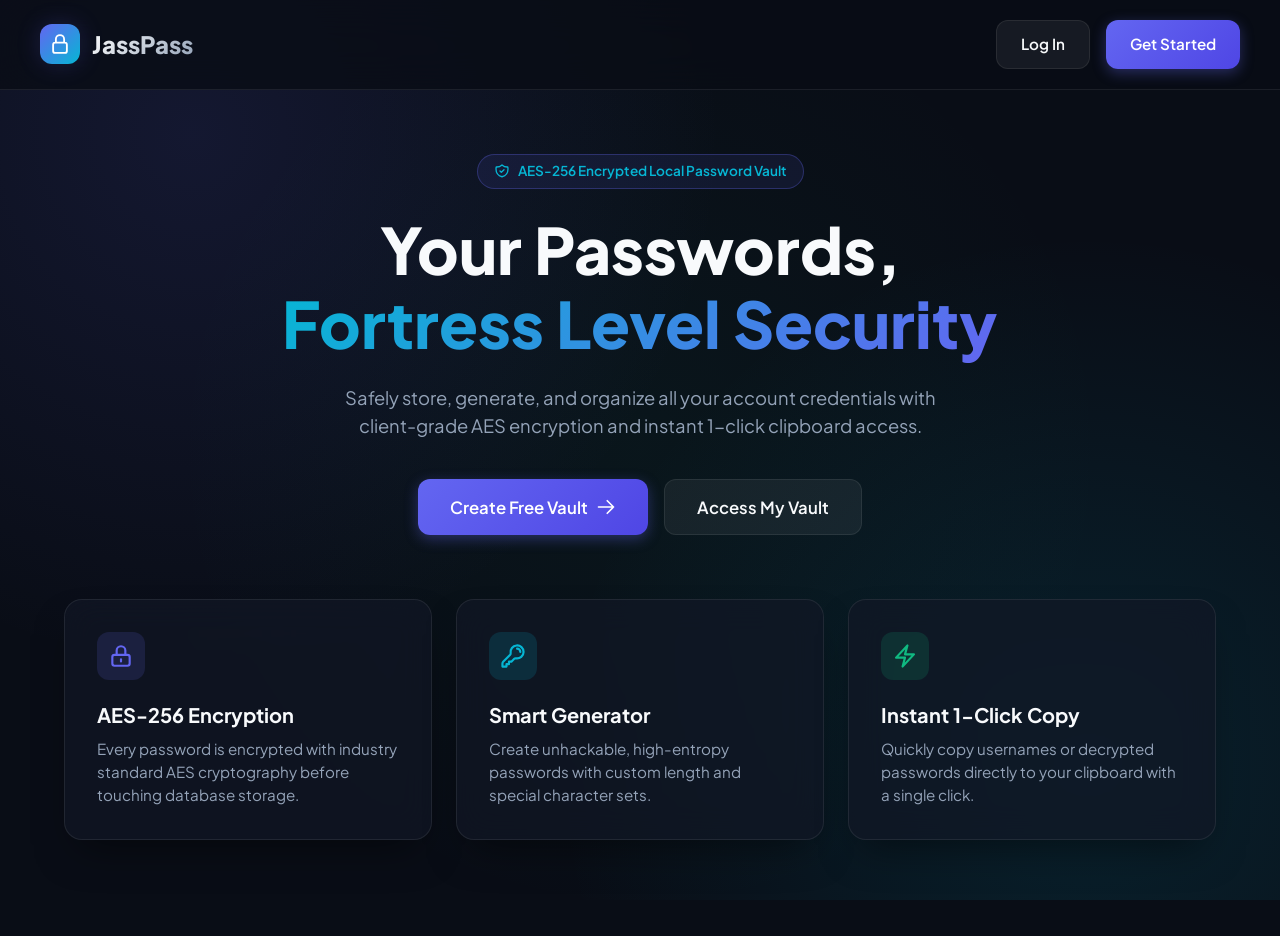
<file: templates/index.html>
<!DOCTYPE html>
<html lang="en">
<head>
    <meta charset="UTF-8">
    <meta name="viewport" content="width=device-width, initial-scale=1.0">
    <title>JassPass — Modern & Secure Password Manager</title>
    <link rel="stylesheet" href="/static/css/style.css">
</head>
<body>

    <!-- Navbar -->
    <nav class="navbar-custom">
        <div style="max-width: 1200px; margin: 0 auto; display: flex; justify-content: space-between; align-items: center;">
            <a href="/" class="brand-logo">
                <div class="brand-icon">
                    <svg xmlns="http://www.w3.org/2000/svg" fill="none" viewBox="0 0 24 24" stroke-width="2" stroke="currentColor">
                        <path stroke-linecap="round" stroke-linejoin="round" d="M16.5 10.5V6.75a4.5 4.5 0 10-9 0v3.75m-.75 11.25h10.5a2.25 2.25 0 002.25-2.25v-6.75a2.25 2.25 0 00-2.25-2.25H6.75a2.25 2.25 0 00-2.25 2.25v6.75a2.25 2.25 0 002.25 2.25z" />
                    </svg>
                </div>
                <span class="brand-gradient">JassPass</span>
            </a>
            <div style="display: flex; gap: 1rem;">
                <a href="/login" class="btn-custom btn-secondary-custom">Log In</a>
                <a href="/signup" class="btn-custom btn-primary-custom">Get Started</a>
            </div>
        </div>
    </nav>

    <!-- Hero Section -->
    <main style="max-width: 1200px; margin: 0 auto; padding: 4rem 1.5rem 6rem; text-align: center;" class="animate-fade-in">
        
        <div style="display: inline-flex; align-items: center; gap: 0.5rem; background: rgba(99, 102, 241, 0.1); border: 1px solid rgba(99, 102, 241, 0.3); padding: 0.4rem 1rem; border-radius: 50px; font-size: 0.85rem; color: var(--accent-cyan); font-weight: 600; margin-bottom: 1.5rem;">
            <svg xmlns="http://www.w3.org/2000/svg" width="16" height="16" fill="none" viewBox="0 0 24 24" stroke="currentColor" stroke-width="2">
                <path stroke-linecap="round" stroke-linejoin="round" d="M9 12l2 2 4-4m5.618-4.016A11.955 11.955 0 0112 2.944a11.955 11.955 0 01-8.618 3.04A12.02 12.02 0 003 9c0 5.591 3.824 10.29 9 11.622 5.176-1.332 9-6.03 9-11.622 0-1.042-.133-2.052-.382-3.016z" />
            </svg>
            AES-256 Encrypted Local Password Vault
        </div>

        <h1 style="font-size: clamp(2.5rem, 5vw, 4.2rem); font-weight: 800; line-height: 1.15; margin-bottom: 1.5rem;">
            Your Passwords, <br>
            <span style="background: linear-gradient(135deg, var(--accent-cyan), var(--accent-primary)); -webkit-background-clip: text; -webkit-text-fill-color: transparent;">Fortress Level Security</span>
        </h1>

        <p style="font-size: 1.15rem; color: var(--text-muted); max-width: 650px; margin: 0 auto 2.5rem;">
            Safely store, generate, and organize all your account credentials with client-grade AES encryption and instant 1-click clipboard access.
        </p>

        <div style="display: flex; justify-content: center; gap: 1rem; flex-wrap: wrap; margin-bottom: 4rem;">
            <a href="/signup" class="btn-custom btn-primary-custom" style="padding: 0.9rem 2rem; font-size: 1.05rem;">
                Create Free Vault
                <svg xmlns="http://www.w3.org/2000/svg" width="20" height="20" fill="none" viewBox="0 0 24 24" stroke="currentColor" stroke-width="2">
                    <path stroke-linecap="round" stroke-linejoin="round" d="M13.5 4.5L21 12m0 0l-7.5 7.5M21 12H3" />
                </svg>
            </a>
            <a href="/login" class="btn-custom btn-secondary-custom" style="padding: 0.9rem 2rem; font-size: 1.05rem;">
                Access My Vault
            </a>
        </div>

        <!-- Features Grid -->
        <div style="display: grid; grid-template-columns: repeat(auto-fit, minmax(280px, 1fr)); gap: 1.5rem; margin-top: 3rem; text-align: left;">
            <div class="glass-panel" style="padding: 2rem;">
                <div style="width: 48px; height: 48px; background: rgba(99, 102, 241, 0.15); border-radius: var(--radius-md); display: flex; align-items: center; justify-content: center; color: var(--accent-primary); margin-bottom: 1.25rem;">
                    <svg xmlns="http://www.w3.org/2000/svg" width="26" height="26" fill="none" viewBox="0 0 24 24" stroke="currentColor" stroke-width="2">
                        <path stroke-linecap="round" stroke-linejoin="round" d="M12 15v2m-6 4h12a2 2 0 002-2v-6a2 2 0 00-2-2H6a2 2 0 00-2 2v6a2 2 0 002 2zm10-10V7a4 4 0 00-8 0v4h8z" />
                    </svg>
                </div>
                <h3 style="font-size: 1.25rem; font-weight: 700; margin-bottom: 0.5rem;">AES-256 Encryption</h3>
                <p style="color: var(--text-muted); font-size: 0.95rem;">Every password is encrypted with industry standard AES cryptography before touching database storage.</p>
            </div>

            <div class="glass-panel" style="padding: 2rem;">
                <div style="width: 48px; height: 48px; background: rgba(6, 182, 212, 0.15); border-radius: var(--radius-md); display: flex; align-items: center; justify-content: center; color: var(--accent-cyan); margin-bottom: 1.25rem;">
                    <svg xmlns="http://www.w3.org/2000/svg" width="26" height="26" fill="none" viewBox="0 0 24 24" stroke="currentColor" stroke-width="2">
                        <path stroke-linecap="round" stroke-linejoin="round" d="M15.75 5.25a3 3 0 013 3m3 0a6 6 0 01-7.029 5.912c-.563-.097-1.159.026-1.563.43L10.5 17.25H8.25v2.25H6v2.25H2.25v-2.818c0-.597.237-1.17.659-1.591l6.499-6.499c.404-.404.527-1 .43-1.563A6 6 0 1121.75 8.25z" />
                    </svg>
                </div>
                <h3 style="font-size: 1.25rem; font-weight: 700; margin-bottom: 0.5rem;">Smart Generator</h3>
                <p style="color: var(--text-muted); font-size: 0.95rem;">Create unhackable, high-entropy passwords with custom length and special character sets.</p>
            </div>

            <div class="glass-panel" style="padding: 2rem;">
                <div style="width: 48px; height: 48px; background: rgba(16, 185, 129, 0.15); border-radius: var(--radius-md); display: flex; align-items: center; justify-content: center; color: var(--accent-emerald); margin-bottom: 1.25rem;">
                    <svg xmlns="http://www.w3.org/2000/svg" width="26" height="26" fill="none" viewBox="0 0 24 24" stroke="currentColor" stroke-width="2">
                        <path stroke-linecap="round" stroke-linejoin="round" d="M3.75 13.5l10.5-11.25L12 10.5h8.25L9.75 21.75 12 13.5H3.75z" />
                    </svg>
                </div>
                <h3 style="font-size: 1.25rem; font-weight: 700; margin-bottom: 0.5rem;">Instant 1-Click Copy</h3>
                <p style="color: var(--text-muted); font-size: 0.95rem;">Quickly copy usernames or decrypted passwords directly to your clipboard with a single click.</p>
            </div>
        </div>

    </main>

</body>
</html>
</file>
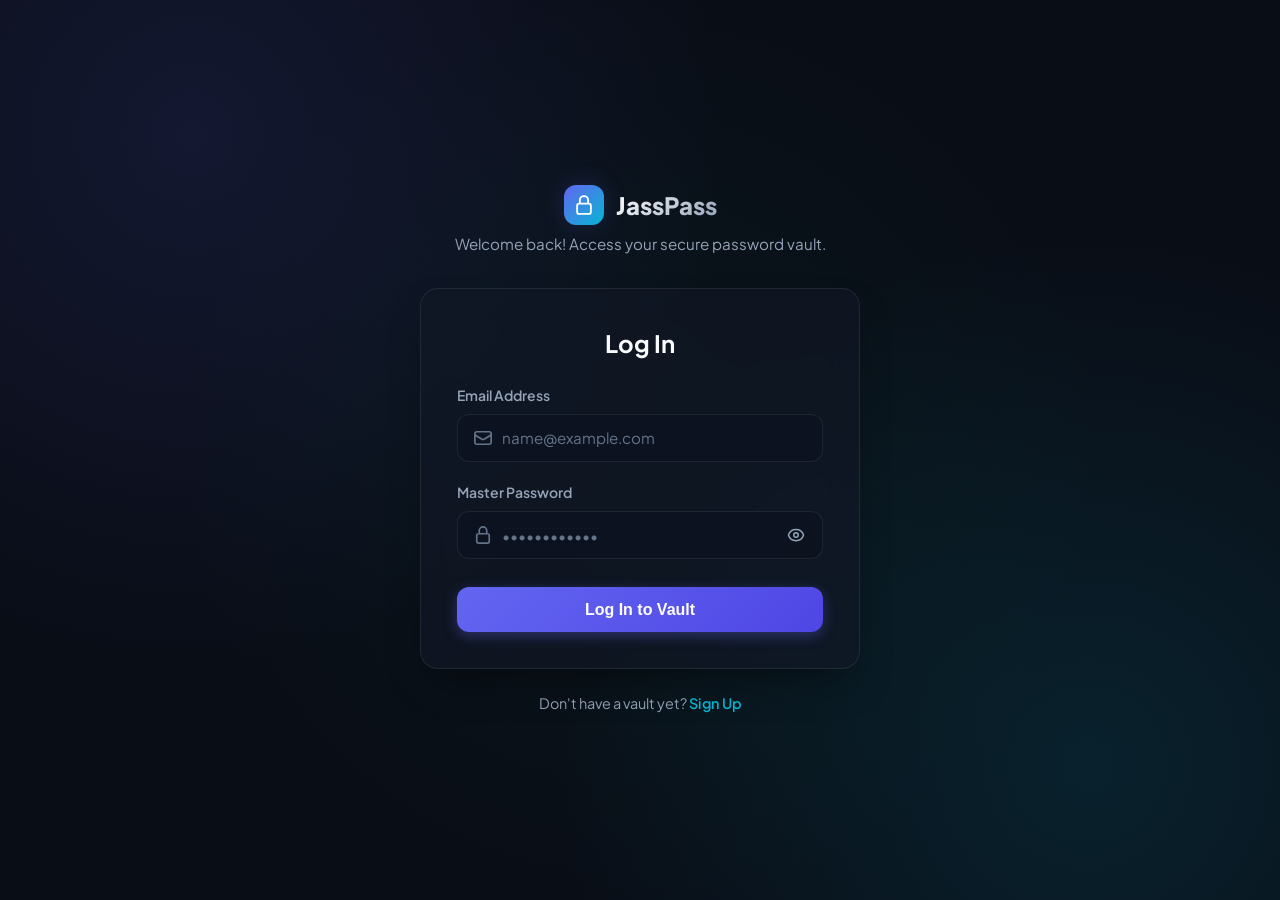
<file: templates/login.html>
<!DOCTYPE html>
<html lang="en">
<head>
    <meta charset="UTF-8">
    <meta name="viewport" content="width=device-width, initial-scale=1.0">
    <title>Login — JassPass</title>
    <link rel="stylesheet" href="/static/css/style.css">
</head>
<body style="display: flex; flex-direction: column; justify-content: center; align-items: center; padding: 2rem;">

    <div style="width: 100%; max-width: 440px;" class="animate-fade-in">
        
        <!-- Header logo -->
        <div style="text-align: center; margin-bottom: 2rem;">
            <a href="/" class="brand-logo" style="justify-content: center; margin-bottom: 0.5rem;">
                <div class="brand-icon">
                    <svg xmlns="http://www.w3.org/2000/svg" fill="none" viewBox="0 0 24 24" stroke-width="2" stroke="currentColor">
                        <path stroke-linecap="round" stroke-linejoin="round" d="M16.5 10.5V6.75a4.5 4.5 0 10-9 0v3.75m-.75 11.25h10.5a2.25 2.25 0 002.25-2.25v-6.75a2.25 2.25 0 00-2.25-2.25H6.75a2.25 2.25 0 00-2.25 2.25v6.75a2.25 2.25 0 002.25 2.25z" />
                    </svg>
                </div>
                <span class="brand-gradient">JassPass</span>
            </a>
            <p style="color: var(--text-muted); font-size: 0.95rem;">Welcome back! Access your secure password vault.</p>
        </div>

        <!-- Glass Form Card -->
        <div class="glass-panel" style="padding: 2.25rem;">
            <h2 style="font-size: 1.5rem; font-weight: 700; margin-bottom: 1.5rem; text-align: center;">Log In</h2>

            <form action="/login" method="POST">
                <div class="form-group">
                    <label for="email" class="form-label-custom">Email Address</label>
                    <div class="input-wrapper">
                        <span class="input-icon">
                            <svg xmlns="http://www.w3.org/2000/svg" fill="none" viewBox="0 0 24 24" stroke="currentColor" stroke-width="2">
                                <path stroke-linecap="round" stroke-linejoin="round" d="M21.75 6.75v10.5a2.25 2.25 0 01-2.25 2.25h-15a2.25 2.25 0 01-2.25-2.25V6.75m19.5 0A2.25 2.25 0 0019.5 4.5h-15a2.25 2.25 0 00-2.25 2.25m19.5 0v.243a2.25 2.25 0 01-1.07 1.916l-7.5 4.615a2.25 2.25 0 01-2.36 0L3.32 8.91a2.25 2.25 0 01-1.07-1.916V6.75" />
                            </svg>
                        </span>
                        <input type="email" id="email" name="email" class="input-custom" placeholder="name@example.com" required autocomplete="email">
                    </div>
                </div>

                <div class="form-group">
                    <label for="password" class="form-label-custom">Master Password</label>
                    <div class="input-wrapper">
                        <span class="input-icon">
                            <svg xmlns="http://www.w3.org/2000/svg" fill="none" viewBox="0 0 24 24" stroke="currentColor" stroke-width="2">
                                <path stroke-linecap="round" stroke-linejoin="round" d="M16.5 10.5V6.75a4.5 4.5 0 10-9 0v3.75m-.75 11.25h10.5a2.25 2.25 0 002.25-2.25v-6.75a2.25 2.25 0 00-2.25-2.25H6.75a2.25 2.25 0 00-2.25 2.25v6.75a2.25 2.25 0 002.25 2.25z" />
                            </svg>
                        </span>
                        <input type="password" id="password" name="password" class="input-custom" placeholder="••••••••••••" required style="padding-right: 2.5rem;">
                        <button type="button" class="input-action-btn" id="togglePasswordBtn" title="Toggle password visibility">
                            <svg id="eyeIcon" xmlns="http://www.w3.org/2000/svg" width="18" height="18" fill="none" viewBox="0 0 24 24" stroke="currentColor" stroke-width="2">
                                <path stroke-linecap="round" stroke-linejoin="round" d="M2.036 12.322a1.012 1.012 0 010-.639C3.423 7.51 7.36 4.5 12 4.5c4.638 0 8.573 3.007 9.963 7.178.07.207.07.431 0 .639C20.577 16.49 16.64 19.5 12 19.5c-4.638 0-8.573-3.007-9.963-7.178z" />
                                <path stroke-linecap="round" stroke-linejoin="round" d="M15 12a3 3 0 11-6 0 3 3 0 016 0z" />
                            </svg>
                        </button>
                    </div>
                </div>

                <button type="submit" class="btn-custom btn-primary-custom" style="width: 100%; padding: 0.85rem; font-size: 1rem; margin-top: 0.5rem;">
                    Log In to Vault
                </button>
            </form>
        </div>

        <!-- Footer link -->
        <p style="text-align: center; margin-top: 1.5rem; color: var(--text-muted); font-size: 0.9rem;">
            Don't have a vault yet? <a href="/signup" style="color: var(--accent-cyan); font-weight: 600; text-decoration: none;">Sign Up</a>
        </p>
    </div>

    <script>
        const passwordInput = document.getElementById('password');
        const toggleBtn = document.getElementById('togglePasswordBtn');
        toggleBtn.addEventListener('click', function() {
            const isPassword = passwordInput.type === 'password';
            passwordInput.type = isPassword ? 'text' : 'password';
        });
    </script>
</body>
</html>
</file>
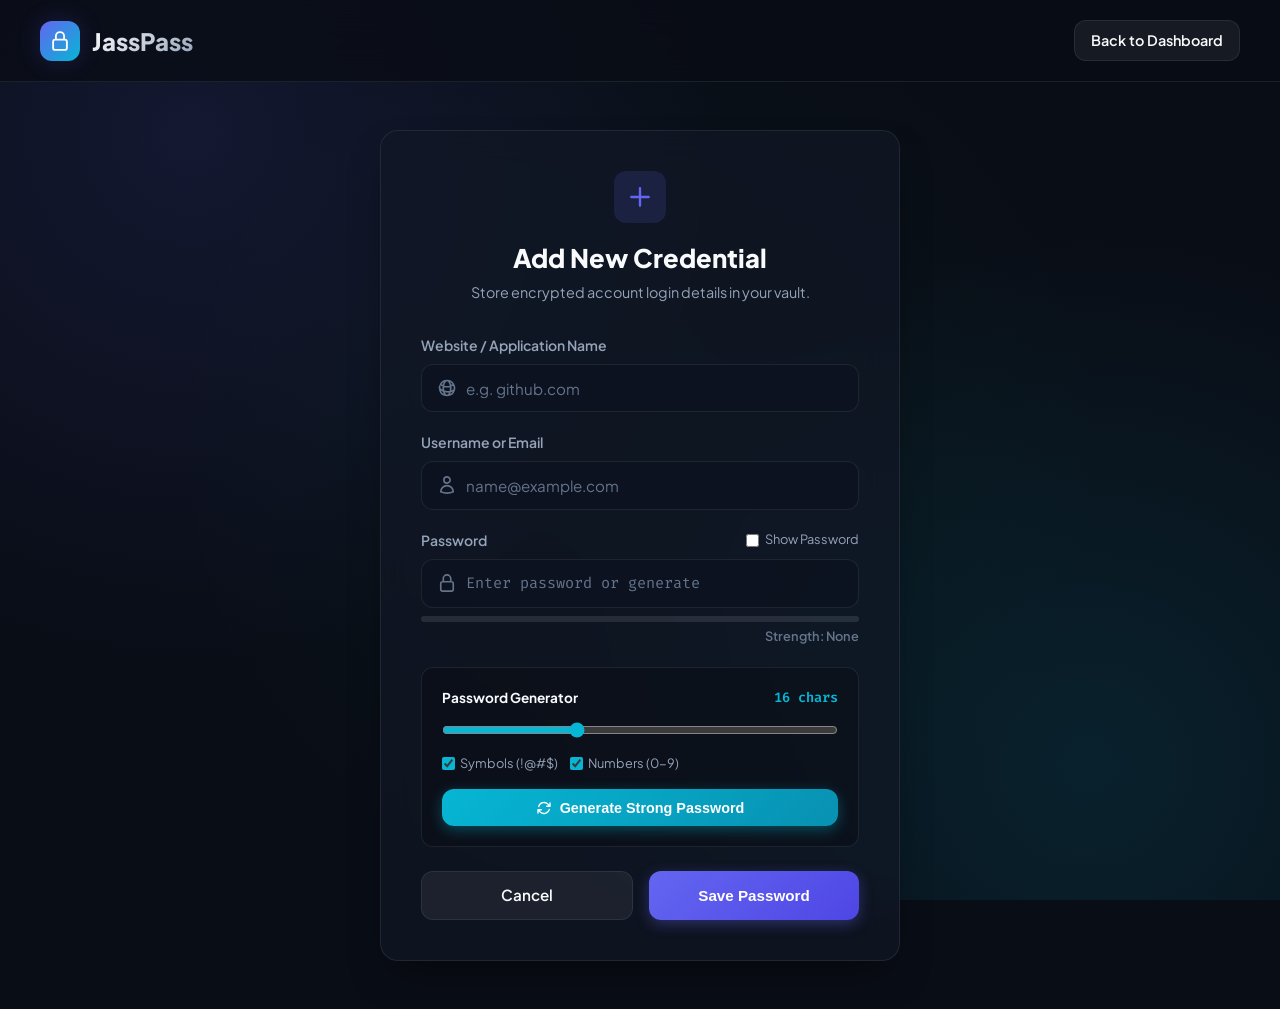
<file: templates/new.html>
<!DOCTYPE html>
<html lang="en">
<head>
    <meta charset="UTF-8">
    <meta name="viewport" content="width=device-width, initial-scale=1.0">
    <title>Add Password — JassPass</title>
    <link rel="stylesheet" href="/static/css/style.css">
</head>
<body style="display: flex; flex-direction: column; min-height: 100vh;">

    <!-- Top Navigation Bar -->
    <nav class="navbar-custom">
        <div style="max-width: 1200px; margin: 0 auto; display: flex; justify-content: space-between; align-items: center;">
            <a href="/" class="brand-logo">
                <div class="brand-icon">
                    <svg xmlns="http://www.w3.org/2000/svg" fill="none" viewBox="0 0 24 24" stroke-width="2" stroke="currentColor">
                        <path stroke-linecap="round" stroke-linejoin="round" d="M16.5 10.5V6.75a4.5 4.5 0 10-9 0v3.75m-.75 11.25h10.5a2.25 2.25 0 002.25-2.25v-6.75a2.25 2.25 0 00-2.25-2.25H6.75a2.25 2.25 0 00-2.25 2.25v6.75a2.25 2.25 0 002.25 2.25z" />
                    </svg>
                </div>
                <span class="brand-gradient">JassPass</span>
            </a>

            <a href="/dashboard" class="btn-custom btn-secondary-custom" style="padding: 0.55rem 1rem; font-size: 0.9rem;">
                Back to Dashboard
            </a>
        </div>
    </nav>

    <!-- Main Section -->
    <main style="flex: 1; display: flex; justify-content: center; align-items: center; padding: 3rem 1.5rem;" class="animate-fade-in">
        
        <div style="width: 100%; max-width: 520px;">
            
            <div class="glass-panel" style="padding: 2.5rem;">
                <div style="text-align: center; margin-bottom: 2rem;">
                    <div style="width: 52px; height: 52px; background: rgba(99, 102, 241, 0.15); border-radius: var(--radius-md); display: flex; align-items: center; justify-content: center; color: var(--accent-primary); margin: 0 auto 1rem;">
                        <svg xmlns="http://www.w3.org/2000/svg" width="28" height="28" fill="none" viewBox="0 0 24 24" stroke="currentColor" stroke-width="2">
                            <path stroke-linecap="round" stroke-linejoin="round" d="M12 4.5v15m7.5-7.5h-15" />
                        </svg>
                    </div>
                    <h2 style="font-size: 1.6rem; font-weight: 800;">Add New Credential</h2>
                    <p style="color: var(--text-muted); font-size: 0.9rem; margin-top: 0.25rem;">Store encrypted account login details in your vault.</p>
                </div>

                <form id="passwordForm" action="/dashboard/new" method="POST">
                    
                    <!-- Website Input -->
                    <div class="form-group">
                        <label for="website" class="form-label-custom">Website / Application Name</label>
                        <div class="input-wrapper">
                            <span class="input-icon">
                                <svg xmlns="http://www.w3.org/2000/svg" fill="none" viewBox="0 0 24 24" stroke="currentColor" stroke-width="2">
                                    <path stroke-linecap="round" stroke-linejoin="round" d="M12 21a9.004 9.004 0 008.716-6.747M12 21a9.004 9.004 0 01-8.716-6.747M12 21c2.485 0 4.5-4.03 4.5-9S14.485 3 12 3m0 18c-2.485 0-4.5-4.03-4.5-9S9.515 3 12 3m0 0a8.997 8.997 0 017.843 4.582M12 3a8.997 8.997 0 00-7.843 4.582m15.686 0A11.953 11.953 0 0112 10.5c-2.998 0-5.74-1.1-7.843-2.918m15.686 0A8.959 8.959 0 0121 12c0 .778-.099 1.533-.284 2.253m-0.002 0A11.95 11.95 0 0112 16.5c-3.14 0-6.009-1.206-8.156-3.189m0 0A8.96 8.96 0 013 12c0-.778.099-1.533.284-2.253" />
                                </svg>
                            </span>
                            <input type="text" id="website" name="website" class="input-custom" placeholder="e.g. github.com" required autocomplete="off">
                        </div>
                    </div>

                    <!-- Username Input -->
                    <div class="form-group">
                        <label for="username" class="form-label-custom">Username or Email</label>
                        <div class="input-wrapper">
                            <span class="input-icon">
                                <svg xmlns="http://www.w3.org/2000/svg" fill="none" viewBox="0 0 24 24" stroke="currentColor" stroke-width="2">
                                    <path stroke-linecap="round" stroke-linejoin="round" d="M15.75 6a3.75 3.75 0 11-7.5 0 3.75 3.75 0 017.5 0zM4.501 20.118a7.5 7.5 0 0114.998 0A17.933 17.933 0 0112 21.75c-2.676 0-5.216-.584-7.499-1.632z" />
                                </svg>
                            </span>
                            <input type="text" id="username" name="username" class="input-custom" placeholder="name@example.com" required autocomplete="off">
                        </div>
                    </div>

                    <!-- Password Input + Controls -->
                    <div class="form-group">
                        <div style="display: flex; justify-content: space-between; align-items: center; margin-bottom: 0.5rem;">
                            <label for="password" class="form-label-custom" style="margin-bottom: 0;">Password</label>
                            <label style="font-size: 0.8rem; color: var(--text-muted); cursor: pointer; display: flex; align-items: center; gap: 0.35rem;">
                                <input type="checkbox" id="showPassword" style="accent-color: var(--accent-primary);"> Show Password
                            </label>
                        </div>

                        <div class="input-wrapper">
                            <span class="input-icon">
                                <svg xmlns="http://www.w3.org/2000/svg" fill="none" viewBox="0 0 24 24" stroke="currentColor" stroke-width="2">
                                    <path stroke-linecap="round" stroke-linejoin="round" d="M16.5 10.5V6.75a4.5 4.5 0 10-9 0v3.75m-.75 11.25h10.5a2.25 2.25 0 002.25-2.25v-6.75a2.25 2.25 0 00-2.25-2.25H6.75a2.25 2.25 0 00-2.25 2.25v6.75a2.25 2.25 0 002.25 2.25z" />
                                </svg>
                            </span>
                            <input type="password" id="password" name="password" class="input-custom" placeholder="Enter password or generate" required style="font-family: var(--font-mono);">
                        </div>

                        <!-- Real-time Strength Meter -->
                        <div class="strength-bar-wrapper">
                            <div class="strength-bar" id="strengthBar"></div>
                        </div>
                        <div class="strength-text" id="strengthText" style="color: var(--text-subtle);">Strength: None</div>
                    </div>

                    <!-- Password Generator Tool Box -->
                    <div style="background: rgba(0, 0, 0, 0.2); border: 1px solid var(--border-card); border-radius: var(--radius-md); padding: 1.25rem; margin-bottom: 1.5rem;">
                        <div style="display: flex; justify-content: space-between; align-items: center; margin-bottom: 0.75rem;">
                            <span style="font-size: 0.85rem; font-weight: 700; color: var(--text-main);">Password Generator</span>
                            <span style="font-size: 0.85rem; font-family: var(--font-mono); color: var(--accent-cyan); font-weight: 600;" id="lengthValue">16 chars</span>
                        </div>
                        
                        <input type="range" id="lengthSlider" min="8" max="32" value="16" style="width: 100%; accent-color: var(--accent-cyan); margin-bottom: 1rem;">

                        <div style="display: flex; gap: 0.75rem; flex-wrap: wrap; margin-bottom: 1rem;">
                            <label style="font-size: 0.8rem; color: var(--text-muted); display: flex; align-items: center; gap: 0.3rem;">
                                <input type="checkbox" id="optSymbols" checked style="accent-color: var(--accent-cyan);"> Symbols (!@#$)
                            </label>
                            <label style="font-size: 0.8rem; color: var(--text-muted); display: flex; align-items: center; gap: 0.3rem;">
                                <input type="checkbox" id="optNumbers" checked style="accent-color: var(--accent-cyan);"> Numbers (0-9)
                            </label>
                        </div>

                        <button type="button" id="generateButton" class="btn-custom btn-cyan-custom" style="width: 100%; padding: 0.65rem; font-size: 0.9rem;">
                            <svg xmlns="http://www.w3.org/2000/svg" width="16" height="16" fill="none" viewBox="0 0 24 24" stroke="currentColor" stroke-width="2">
                                <path stroke-linecap="round" stroke-linejoin="round" d="M16.023 9.348h4.992v-.001M2.985 19.644v-4.992m0 0h4.992m-4.993 0l3.181 3.183a8.25 8.25 0 0013.803-3.7M4.031 9.865a8.25 8.25 0 0113.803-3.7l3.181 3.182m0-4.991v4.99" />
                            </svg>
                            Generate Strong Password
                        </button>
                    </div>

                    <!-- Submit Buttons -->
                    <div style="display: flex; gap: 1rem;">
                        <a href="/dashboard" class="btn-custom btn-secondary-custom" style="flex: 1; text-align: center;">Cancel</a>
                        <button type="submit" id="saveButton" class="btn-custom btn-primary-custom" style="flex: 1;">Save Password</button>
                    </div>

                </form>
            </div>
        </div>

    </main>

    <script>
        const passwordInput = document.getElementById('password');
        const showPasswordCheckbox = document.getElementById('showPassword');
        const generateButton = document.getElementById('generateButton');
        const lengthSlider = document.getElementById('lengthSlider');
        const lengthValue = document.getElementById('lengthValue');
        const optSymbols = document.getElementById('optSymbols');
        const optNumbers = document.getElementById('optNumbers');
        const strengthBar = document.getElementById('strengthBar');
        const strengthText = document.getElementById('strengthText');

        // Length slider update
        lengthSlider.addEventListener('input', function() {
            lengthValue.textContent = this.value + ' chars';
        });

        // Show/Hide password toggle
        showPasswordCheckbox.addEventListener('change', function() {
            passwordInput.type = this.checked ? 'text' : 'password';
        });

        // Password Generator
        function generateRandomPassword() {
            const length = parseInt(lengthSlider.value, 10);
            let charset = "abcdefghijklmnopqrstuvwxyzABCDEFGHIJKLMNOPQRSTUVWXYZ";
            if (optNumbers.checked) charset += "0123456789";
            if (optSymbols.checked) charset += "!@#$%^&*()-_=+[]{}|;:,.<>?";

            let password = "";
            for (let i = 0; i < length; i++) {
                const randomIndex = Math.floor(Math.random() * charset.length);
                password += charset.charAt(randomIndex);
            }
            return password;
        }

        generateButton.onclick = function() {
            passwordInput.value = generateRandomPassword();
            updateStrengthMeter(passwordInput.value);
        };

        // Real-time Strength Evaluator
        function evaluateStrength(pwd) {
            if (!pwd) return { score: 0, text: 'None', color: 'transparent', width: '0%' };
            let score = 0;
            if (pwd.length >= 8) score += 1;
            if (pwd.length >= 12) score += 1;
            if (/[A-Z]/.test(pwd)) score += 1;
            if (/[0-9]/.test(pwd)) score += 1;
            if (/[^A-Za-z0-9]/.test(pwd)) score += 1;

            if (score <= 2) {
                return { score, text: 'Weak', color: 'var(--accent-rose)', width: '33%' };
            } else if (score <= 4) {
                return { score, text: 'Good', color: 'var(--accent-amber)', width: '66%' };
            } else {
                return { score, text: 'Strong', color: 'var(--accent-emerald)', width: '100%' };
            }
        }

        function updateStrengthMeter(val) {
            const res = evaluateStrength(val);
            strengthBar.style.width = res.width;
            strengthBar.style.backgroundColor = res.color;
            strengthText.textContent = 'Strength: ' + res.text;
            strengthText.style.color = res.color === 'transparent' ? 'var(--text-subtle)' : res.color;
        }

        passwordInput.addEventListener('input', function() {
            updateStrengthMeter(this.value);
        });
    </script>
</body>
</html>
</file>
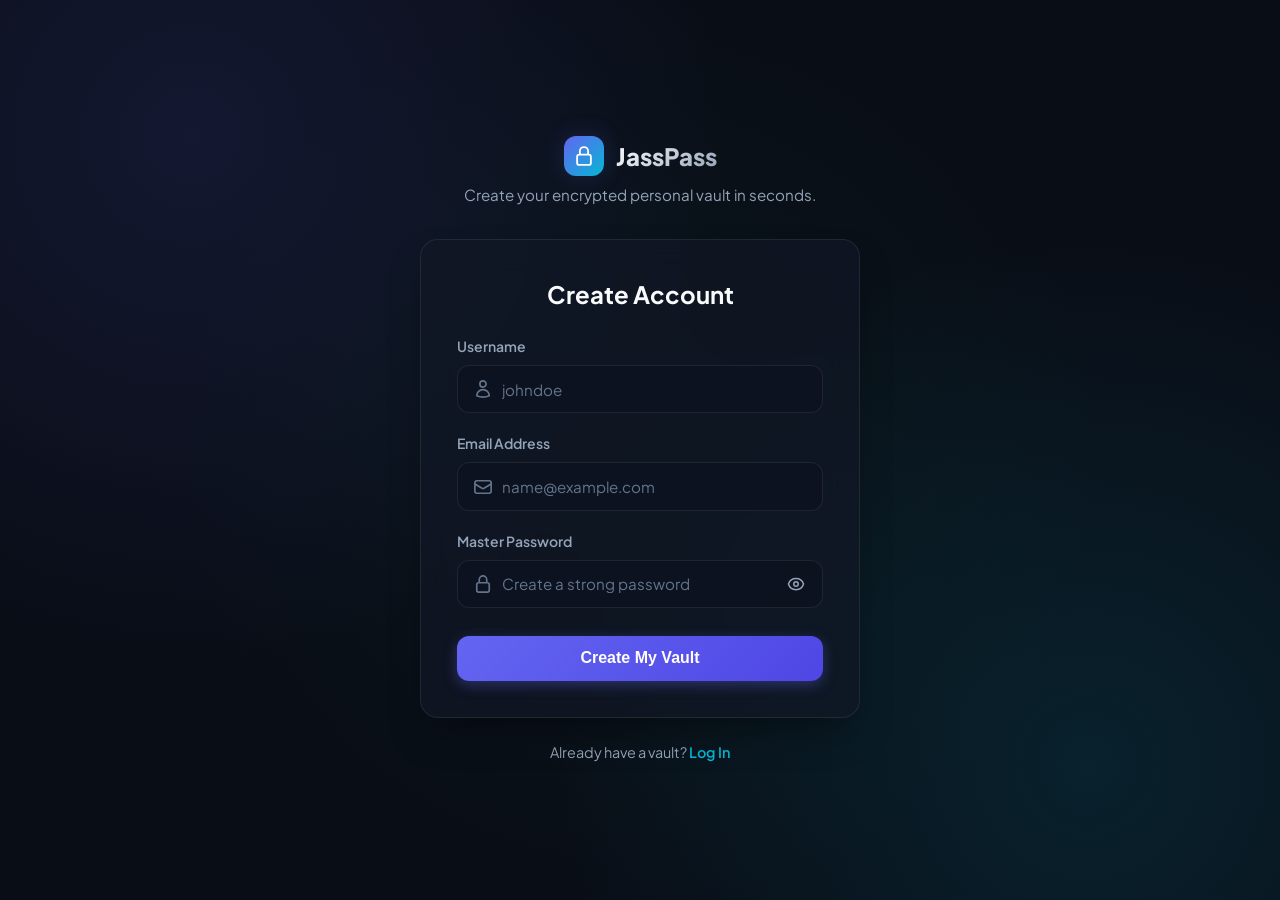
<file: templates/signup.html>
<!DOCTYPE html>
<html lang="en">
<head>
    <meta charset="UTF-8">
    <meta name="viewport" content="width=device-width, initial-scale=1.0">
    <title>Sign Up — JassPass</title>
    <link rel="stylesheet" href="/static/css/style.css">
</head>
<body style="display: flex; flex-direction: column; justify-content: center; align-items: center; padding: 2rem;">

    <div style="width: 100%; max-width: 440px;" class="animate-fade-in">
        
        <!-- Header logo -->
        <div style="text-align: center; margin-bottom: 2rem;">
            <a href="/" class="brand-logo" style="justify-content: center; margin-bottom: 0.5rem;">
                <div class="brand-icon">
                    <svg xmlns="http://www.w3.org/2000/svg" fill="none" viewBox="0 0 24 24" stroke-width="2" stroke="currentColor">
                        <path stroke-linecap="round" stroke-linejoin="round" d="M16.5 10.5V6.75a4.5 4.5 0 10-9 0v3.75m-.75 11.25h10.5a2.25 2.25 0 002.25-2.25v-6.75a2.25 2.25 0 00-2.25-2.25H6.75a2.25 2.25 0 00-2.25 2.25v6.75a2.25 2.25 0 002.25 2.25z" />
                    </svg>
                </div>
                <span class="brand-gradient">JassPass</span>
            </a>
            <p style="color: var(--text-muted); font-size: 0.95rem;">Create your encrypted personal vault in seconds.</p>
        </div>

        <!-- Glass Form Card -->
        <div class="glass-panel" style="padding: 2.25rem;">
            <h2 style="font-size: 1.5rem; font-weight: 700; margin-bottom: 1.5rem; text-align: center;">Create Account</h2>

            <form action="/signup" method="POST">
                <div class="form-group">
                    <label for="username" class="form-label-custom">Username</label>
                    <div class="input-wrapper">
                        <span class="input-icon">
                            <svg xmlns="http://www.w3.org/2000/svg" fill="none" viewBox="0 0 24 24" stroke="currentColor" stroke-width="2">
                                <path stroke-linecap="round" stroke-linejoin="round" d="M15.75 6a3.75 3.75 0 11-7.5 0 3.75 3.75 0 017.5 0zM4.501 20.118a7.5 7.5 0 0114.998 0A17.933 17.933 0 0112 21.75c-2.676 0-5.216-.584-7.499-1.632z" />
                            </svg>
                        </span>
                        <input type="text" id="username" name="username" class="input-custom" placeholder="johndoe" required autocomplete="username">
                    </div>
                </div>

                <div class="form-group">
                    <label for="email" class="form-label-custom">Email Address</label>
                    <div class="input-wrapper">
                        <span class="input-icon">
                            <svg xmlns="http://www.w3.org/2000/svg" fill="none" viewBox="0 0 24 24" stroke="currentColor" stroke-width="2">
                                <path stroke-linecap="round" stroke-linejoin="round" d="M21.75 6.75v10.5a2.25 2.25 0 01-2.25 2.25h-15a2.25 2.25 0 01-2.25-2.25V6.75m19.5 0A2.25 2.25 0 0019.5 4.5h-15a2.25 2.25 0 00-2.25 2.25m19.5 0v.243a2.25 2.25 0 01-1.07 1.916l-7.5 4.615a2.25 2.25 0 01-2.36 0L3.32 8.91a2.25 2.25 0 01-1.07-1.916V6.75" />
                            </svg>
                        </span>
                        <input type="email" id="email" name="email" class="input-custom" placeholder="name@example.com" required autocomplete="email">
                    </div>
                </div>

                <div class="form-group">
                    <label for="password" class="form-label-custom">Master Password</label>
                    <div class="input-wrapper">
                        <span class="input-icon">
                            <svg xmlns="http://www.w3.org/2000/svg" fill="none" viewBox="0 0 24 24" stroke="currentColor" stroke-width="2">
                                <path stroke-linecap="round" stroke-linejoin="round" d="M16.5 10.5V6.75a4.5 4.5 0 10-9 0v3.75m-.75 11.25h10.5a2.25 2.25 0 002.25-2.25v-6.75a2.25 2.25 0 00-2.25-2.25H6.75a2.25 2.25 0 00-2.25 2.25v6.75a2.25 2.25 0 002.25 2.25z" />
                            </svg>
                        </span>
                        <input type="password" id="password" name="password" class="input-custom" placeholder="Create a strong password" required style="padding-right: 2.5rem;">
                        <button type="button" class="input-action-btn" id="togglePasswordBtn" title="Toggle password visibility">
                            <svg id="eyeIcon" xmlns="http://www.w3.org/2000/svg" width="18" height="18" fill="none" viewBox="0 0 24 24" stroke="currentColor" stroke-width="2">
                                <path stroke-linecap="round" stroke-linejoin="round" d="M2.036 12.322a1.012 1.012 0 010-.639C3.423 7.51 7.36 4.5 12 4.5c4.638 0 8.573 3.007 9.963 7.178.07.207.07.431 0 .639C20.577 16.49 16.64 19.5 12 19.5c-4.638 0-8.573-3.007-9.963-7.178z" />
                                <path stroke-linecap="round" stroke-linejoin="round" d="M15 12a3 3 0 11-6 0 3 3 0 016 0z" />
                            </svg>
                        </button>
                    </div>
                </div>

                <button type="submit" class="btn-custom btn-primary-custom" style="width: 100%; padding: 0.85rem; font-size: 1rem; margin-top: 0.5rem;">
                    Create My Vault
                </button>
            </form>
        </div>

        <!-- Footer link -->
        <p style="text-align: center; margin-top: 1.5rem; color: var(--text-muted); font-size: 0.9rem;">
            Already have a vault? <a href="/login" style="color: var(--accent-cyan); font-weight: 600; text-decoration: none;">Log In</a>
        </p>
    </div>

    <script>
        const passwordInput = document.getElementById('password');
        const toggleBtn = document.getElementById('togglePasswordBtn');
        toggleBtn.addEventListener('click', function() {
            const isPassword = passwordInput.type === 'password';
            passwordInput.type = isPassword ? 'text' : 'password';
        });
    </script>
</body>
</html>
</file>
<file: static/css/style.css>
/* JassPass Modern Dark Glassmorphic Design System */
@import url('https://fonts.googleapis.com/css2?family=Fira+Code:wght@400;500;600&family=Plus+Jakarta+Sans:wght@300;400;500;600;700;800&display=swap');

:root {
  --font-sans: 'Plus Jakarta Sans', -apple-system, BlinkMacSystemFont, 'Segoe UI', Roboto, sans-serif;
  --font-mono: 'Fira Code', monospace;

  /* Color Palette */
  --bg-dark: #090d16;
  --bg-card: rgba(18, 24, 38, 0.7);
  --bg-card-hover: rgba(26, 34, 52, 0.85);
  --border-card: rgba(255, 255, 255, 0.08);
  --border-card-hover: rgba(99, 102, 241, 0.35);

  --accent-primary: #6366f1;
  --accent-primary-hover: #4f46e5;
  --accent-cyan: #06b6d4;
  --accent-cyan-hover: #0891b2;
  --accent-emerald: #10b981;
  --accent-rose: #f43f5e;
  --accent-amber: #f59e0b;

  --text-main: #f8fafc;
  --text-muted: #94a3b8;
  --text-subtle: #64748b;

  --shadow-glow: 0 0 25px rgba(99, 102, 241, 0.2);
  --shadow-card: 0 20px 40px -15px rgba(0, 0, 0, 0.5);
  --radius-lg: 18px;
  --radius-md: 12px;
  --radius-sm: 8px;
}

*, *::before, *::after {
  box-sizing: border-box;
  margin: 0;
  padding: 0;
}

body {
  font-family: var(--font-sans);
  background-color: var(--bg-dark);
  background-image: 
    radial-gradient(circle at 15% 15%, rgba(99, 102, 241, 0.12) 0%, transparent 40%),
    radial-gradient(circle at 85% 85%, rgba(6, 182, 212, 0.12) 0%, transparent 40%),
    radial-gradient(circle at 50% 50%, rgba(16, 185, 129, 0.05) 0%, transparent 60%);
  background-attachment: fixed;
  color: var(--text-main);
  min-height: 100vh;
  line-height: 1.5;
  -webkit-font-smoothing: antialiased;
}

/* Glass Container Base */
.glass-panel {
  background: var(--bg-card);
  backdrop-filter: blur(16px);
  -webkit-backdrop-filter: blur(16px);
  border: 1px solid var(--border-card);
  border-radius: var(--radius-lg);
  box-shadow: var(--shadow-card);
  transition: all 0.3s cubic-bezier(0.16, 1, 0.3, 1);
}

.glass-panel:hover {
  border-color: var(--border-card-hover);
}

/* Navigation Bar */
.navbar-custom {
  padding: 1.25rem 2rem;
  background: rgba(9, 13, 22, 0.8);
  backdrop-filter: blur(20px);
  -webkit-backdrop-filter: blur(20px);
  border-bottom: 1px solid var(--border-card);
  position: sticky;
  top: 0;
  z-index: 100;
}

.brand-logo {
  display: flex;
  align-items: center;
  gap: 0.75rem;
  text-decoration: none;
  font-weight: 800;
  font-size: 1.5rem;
  color: var(--text-main);
}

.brand-icon {
  width: 40px;
  height: 40px;
  background: linear-gradient(135deg, var(--accent-primary), var(--accent-cyan));
  border-radius: var(--radius-md);
  display: flex;
  align-items: center;
  justify-content: center;
  box-shadow: var(--shadow-glow);
}

.brand-icon svg {
  width: 22px;
  height: 22px;
  color: white;
}

.brand-gradient {
  background: linear-gradient(135deg, #ffffff 0%, var(--text-muted) 100%);
  -webkit-background-clip: text;
  -webkit-text-fill-color: transparent;
}

/* Buttons */
.btn-custom {
  display: inline-flex;
  align-items: center;
  justify-content: center;
  gap: 0.5rem;
  padding: 0.75rem 1.5rem;
  font-size: 0.95rem;
  font-weight: 600;
  border-radius: var(--radius-md);
  border: none;
  cursor: pointer;
  text-decoration: none;
  transition: all 0.25s ease;
}

.btn-primary-custom {
  background: linear-gradient(135deg, var(--accent-primary), var(--accent-primary-hover));
  color: white;
  box-shadow: 0 4px 14px rgba(99, 102, 241, 0.35);
}

.btn-primary-custom:hover {
  transform: translateY(-2px);
  box-shadow: 0 6px 20px rgba(99, 102, 241, 0.5);
  color: white;
}

.btn-cyan-custom {
  background: linear-gradient(135deg, var(--accent-cyan), var(--accent-cyan-hover));
  color: white;
  box-shadow: 0 4px 14px rgba(6, 182, 212, 0.35);
}

.btn-cyan-custom:hover {
  transform: translateY(-2px);
  box-shadow: 0 6px 20px rgba(6, 182, 212, 0.5);
  color: white;
}

.btn-secondary-custom {
  background: rgba(255, 255, 255, 0.06);
  color: var(--text-main);
  border: 1px solid var(--border-card);
}

.btn-secondary-custom:hover {
  background: rgba(255, 255, 255, 0.12);
  border-color: rgba(255, 255, 255, 0.2);
  color: white;
}

.btn-danger-custom {
  background: rgba(244, 63, 94, 0.15);
  color: #fda4af;
  border: 1px solid rgba(244, 63, 94, 0.3);
}

.btn-danger-custom:hover {
  background: rgba(244, 63, 94, 0.25);
  color: white;
  border-color: var(--accent-rose);
}

.btn-icon-only {
  padding: 0.5rem;
  border-radius: var(--radius-sm);
}

/* Forms & Inputs */
.form-group {
  margin-bottom: 1.25rem;
}

.form-label-custom {
  display: block;
  font-size: 0.875rem;
  font-weight: 600;
  color: var(--text-muted);
  margin-bottom: 0.5rem;
}

.input-wrapper {
  position: relative;
  display: flex;
  align-items: center;
}

.input-icon {
  position: absolute;
  left: 1rem;
  color: var(--text-subtle);
  pointer-events: none;
  width: 20px;
  height: 20px;
  display: flex;
  align-items: center;
  justify-content: center;
}

.input-custom {
  width: 100%;
  padding: 0.85rem 1rem 0.85rem 2.75rem;
  background: rgba(13, 18, 30, 0.6);
  border: 1px solid var(--border-card);
  border-radius: var(--radius-md);
  color: var(--text-main);
  font-family: var(--font-sans);
  font-size: 0.95rem;
  outline: none;
  transition: all 0.2s ease;
}

.input-custom:focus {
  border-color: var(--accent-primary);
  box-shadow: 0 0 0 3px rgba(99, 102, 241, 0.2);
  background: rgba(13, 18, 30, 0.9);
}

.input-custom::placeholder {
  color: var(--text-subtle);
}

.input-action-btn {
  position: absolute;
  right: 0.75rem;
  background: none;
  border: none;
  color: var(--text-muted);
  cursor: pointer;
  padding: 0.35rem;
  border-radius: var(--radius-sm);
  display: flex;
  align-items: center;
  justify-content: center;
  transition: color 0.2s;
}

.input-action-btn:hover {
  color: var(--text-main);
}

/* Vault Password Grid */
.vault-header {
  display: flex;
  justify-content: space-between;
  align-items: center;
  margin-bottom: 2rem;
  flex-wrap: wrap;
  gap: 1rem;
}

.search-box {
  width: 100%;
  max-width: 380px;
}

.vault-grid {
  display: grid;
  grid-template-columns: repeat(auto-fill, minmax(320px, 1fr));
  gap: 1.5rem;
}

.vault-card {
  padding: 1.5rem;
  display: flex;
  flex-direction: column;
  justify-content: space-between;
  position: relative;
  overflow: hidden;
}

.vault-card::before {
  content: '';
  position: absolute;
  top: 0;
  left: 0;
  width: 4px;
  height: 100%;
  background: linear-gradient(to bottom, var(--accent-primary), var(--accent-cyan));
  border-radius: 4px 0 0 4px;
}

.card-top {
  display: flex;
  align-items: flex-start;
  justify-content: space-between;
  margin-bottom: 1.25rem;
}

.site-badge {
  display: flex;
  align-items: center;
  gap: 0.75rem;
}

.site-avatar {
  width: 44px;
  height: 44px;
  border-radius: var(--radius-md);
  background: rgba(255, 255, 255, 0.05);
  border: 1px solid var(--border-card);
  display: flex;
  align-items: center;
  justify-content: center;
  font-weight: 700;
  font-size: 1.2rem;
  color: var(--accent-cyan);
}

.site-title {
  font-size: 1.1rem;
  font-weight: 700;
  color: var(--text-main);
  margin-bottom: 0.15rem;
  word-break: break-all;
}

.site-subtitle {
  font-size: 0.85rem;
  color: var(--text-muted);
}

.field-group {
  margin-bottom: 0.85rem;
  background: rgba(0, 0, 0, 0.2);
  padding: 0.65rem 0.85rem;
  border-radius: var(--radius-sm);
  display: flex;
  align-items: center;
  justify-content: space-between;
}

.field-label {
  font-size: 0.75rem;
  text-transform: uppercase;
  letter-spacing: 0.05em;
  color: var(--text-subtle);
  font-weight: 600;
}

.field-value {
  font-size: 0.9rem;
  color: var(--text-main);
  font-weight: 500;
  word-break: break-all;
}

.password-mask {
  font-family: var(--font-mono);
  letter-spacing: 0.1em;
  color: var(--accent-cyan);
}

.copy-btn {
  background: transparent;
  border: none;
  color: var(--text-subtle);
  cursor: pointer;
  padding: 0.25rem;
  border-radius: 4px;
  transition: all 0.2s;
}

.copy-btn:hover {
  color: var(--accent-cyan);
  background: rgba(6, 182, 212, 0.1);
}

.card-actions {
  display: flex;
  align-items: center;
  justify-content: space-between;
  margin-top: 1rem;
  padding-top: 1rem;
  border-top: 1px solid var(--border-card);
}

/* Strength Meter */
.strength-bar-wrapper {
  height: 6px;
  background: rgba(255, 255, 255, 0.1);
  border-radius: 3px;
  margin-top: 0.5rem;
  overflow: hidden;
}

.strength-bar {
  height: 100%;
  width: 0%;
  transition: all 0.3s ease;
  border-radius: 3px;
}

.strength-text {
  font-size: 0.8rem;
  font-weight: 600;
  margin-top: 0.35rem;
  text-align: right;
}

/* Toast Notification */
.toast-container {
  position: fixed;
  bottom: 2rem;
  right: 2rem;
  z-index: 1000;
}

.toast-msg {
  background: #1e293b;
  color: white;
  padding: 0.85rem 1.4rem;
  border-radius: var(--radius-md);
  border: 1px solid var(--accent-cyan);
  box-shadow: 0 10px 30px rgba(0,0,0,0.5);
  display: flex;
  align-items: center;
  gap: 0.75rem;
  animation: slideUp 0.3s cubic-bezier(0.16, 1, 0.3, 1);
}

@keyframes slideUp {
  from { transform: translateY(100%); opacity: 0; }
  to { transform: translateY(0); opacity: 1; }
}

/* Empty State */
.empty-state {
  text-align: center;
  padding: 4rem 2rem;
  color: var(--text-muted);
}

.empty-icon {
  width: 64px;
  height: 64px;
  margin: 0 auto 1.5rem;
  color: var(--text-subtle);
}

/* Utility Animations */
.animate-fade-in {
  animation: fadeIn 0.4s ease forwards;
}

@keyframes fadeIn {
  from { opacity: 0; transform: translateY(10px); }
  to { opacity: 1; transform: translateY(0); }
}
</file>
